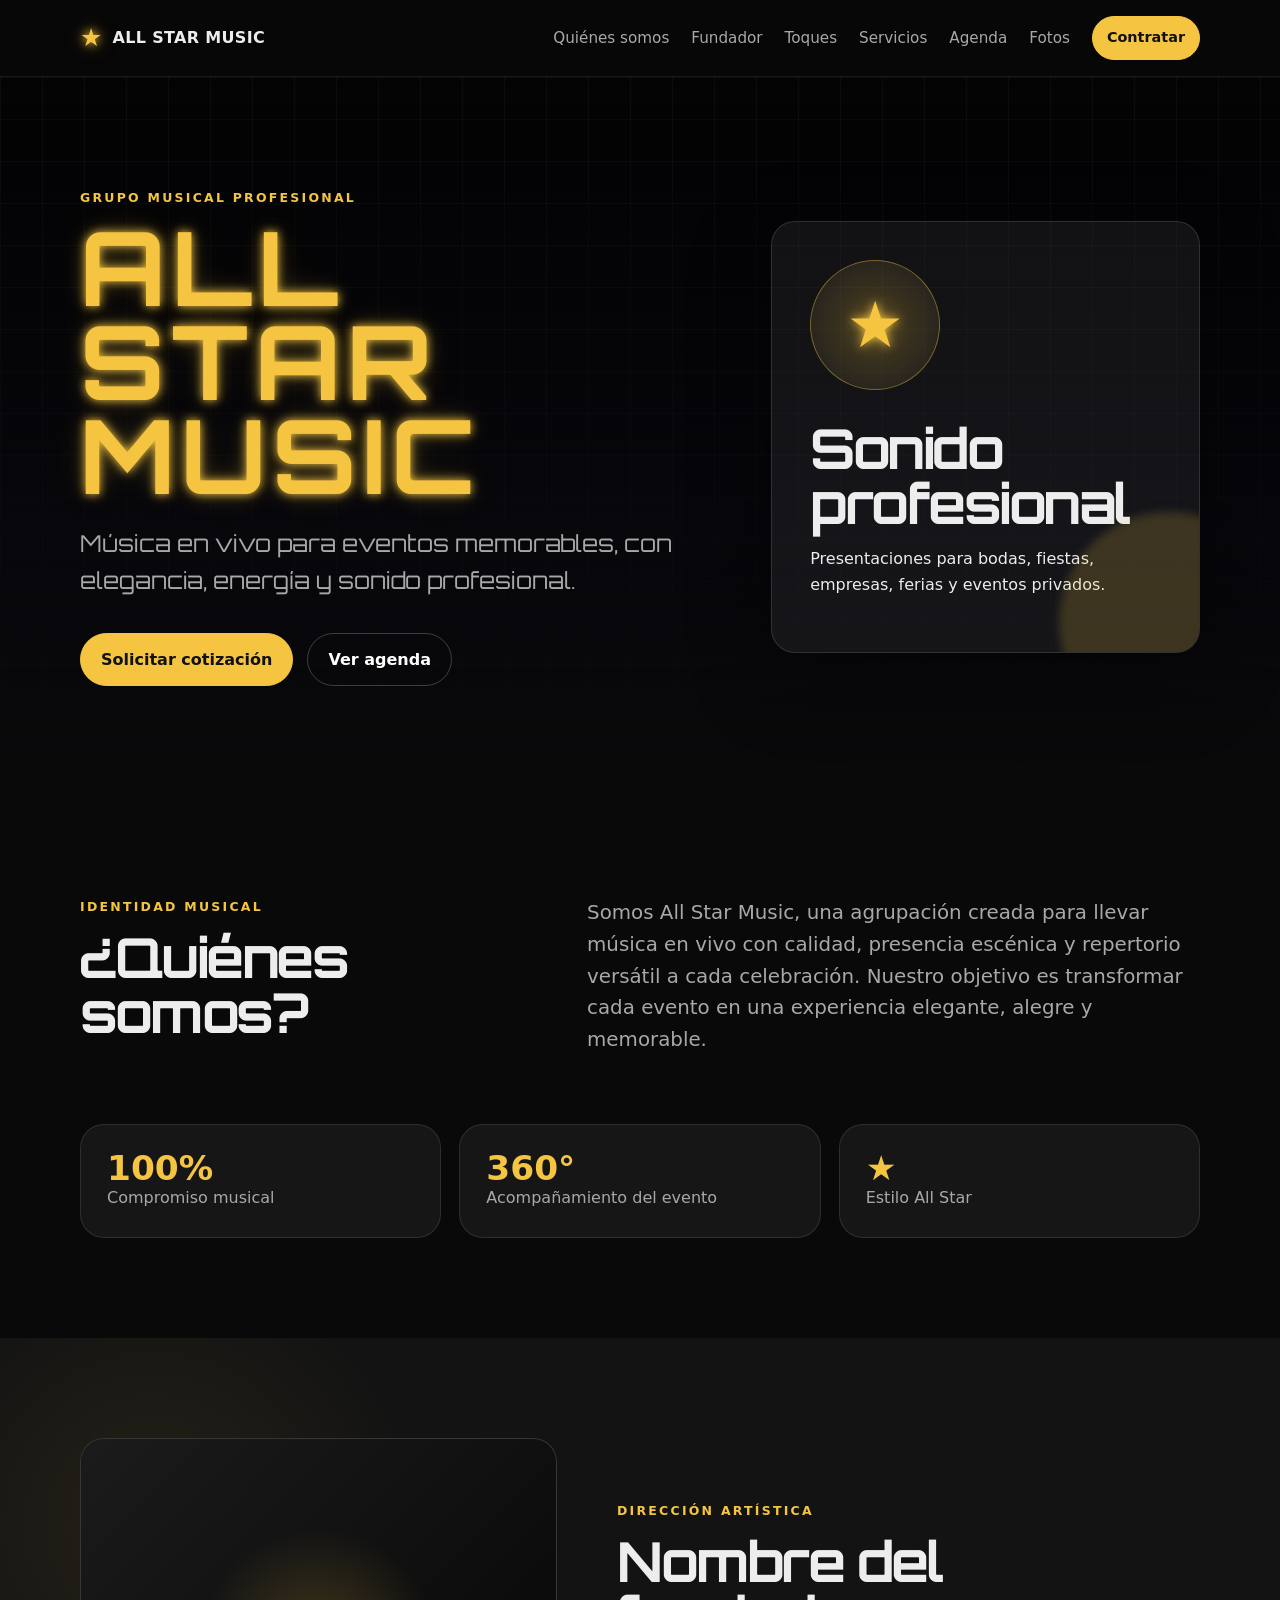
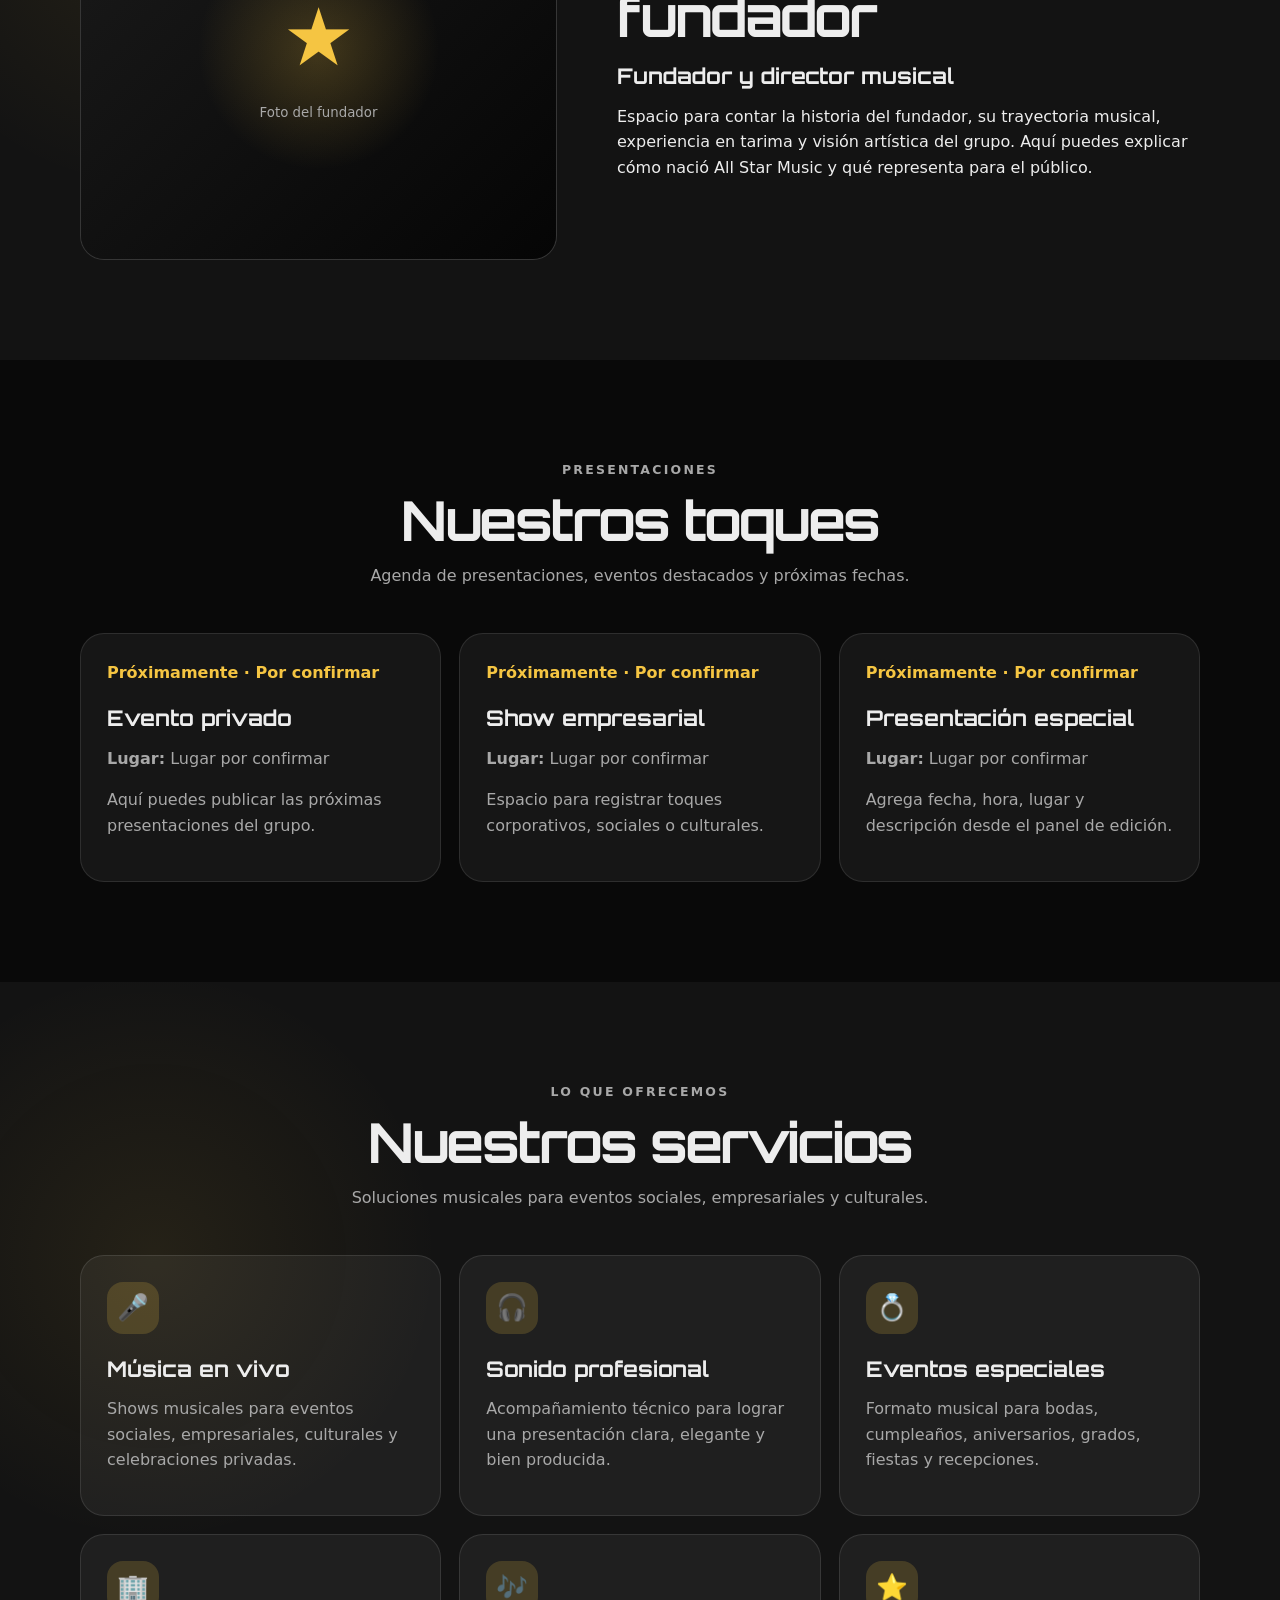
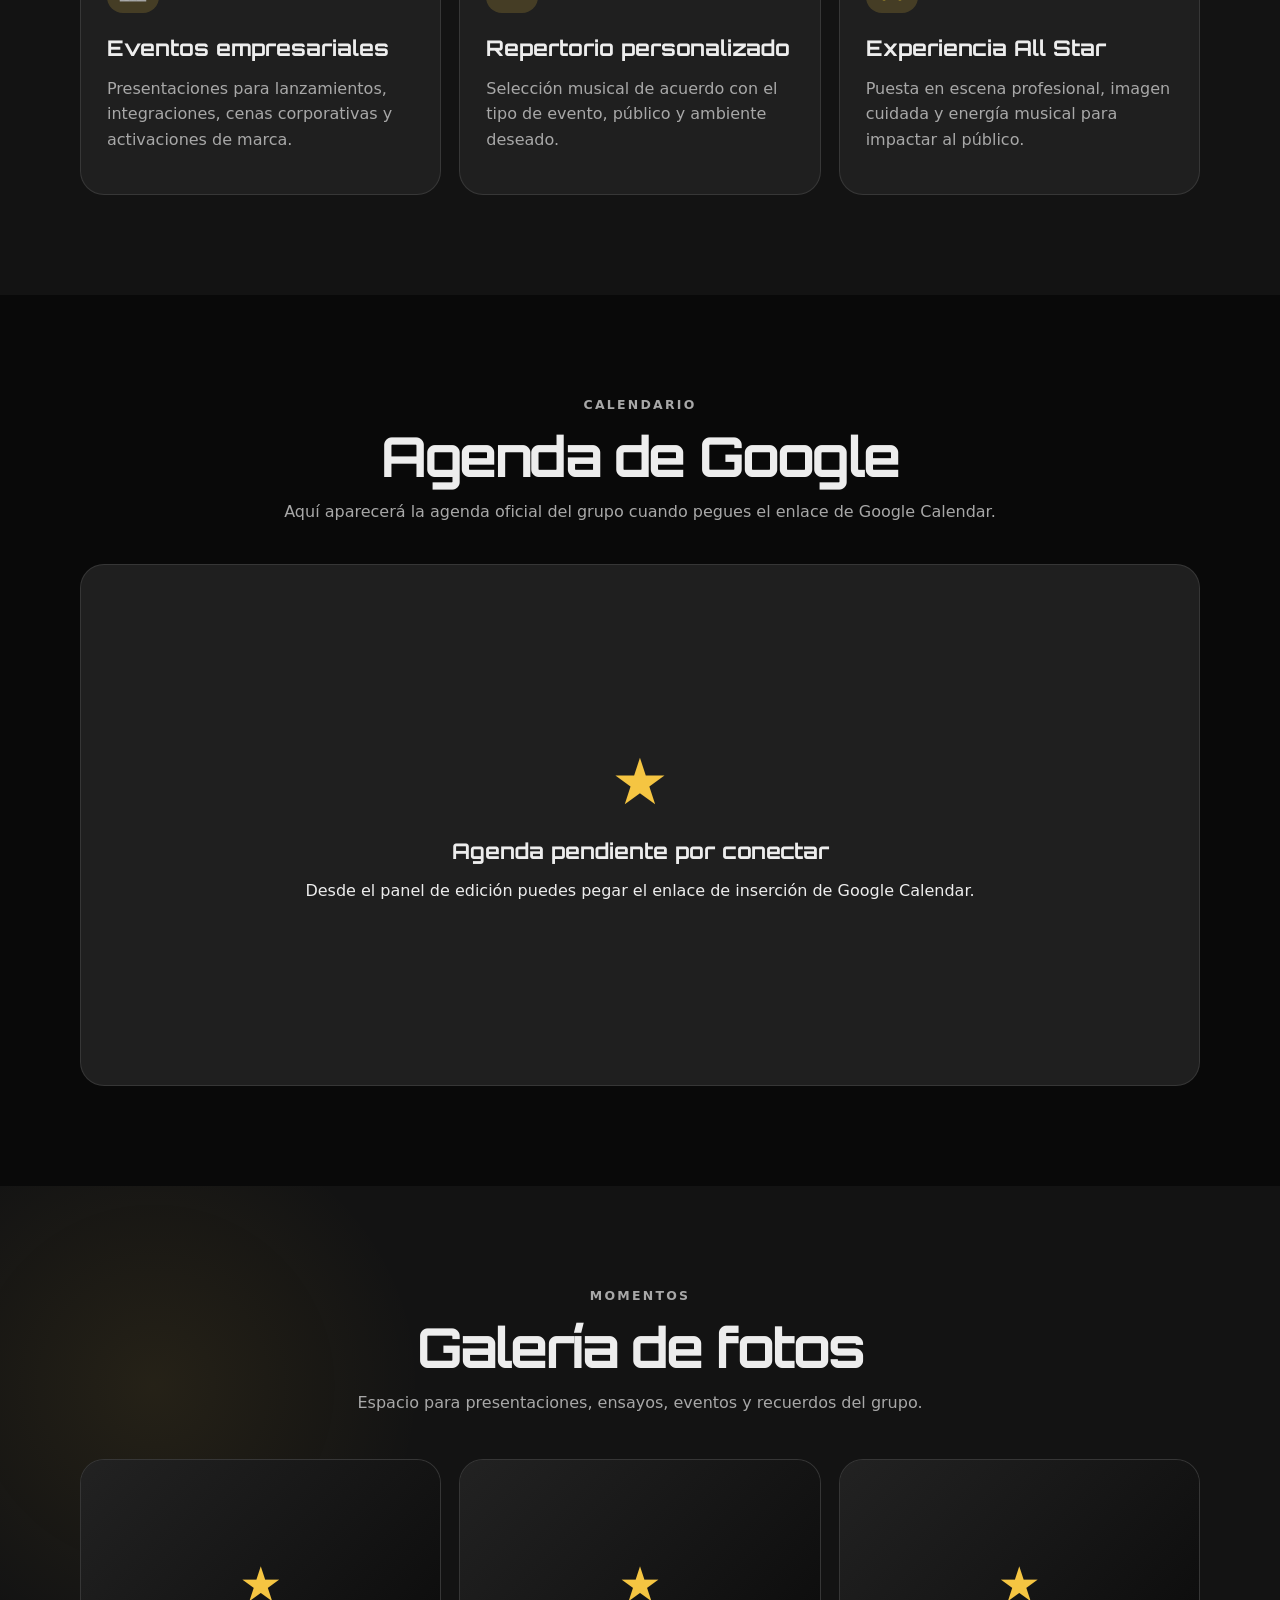
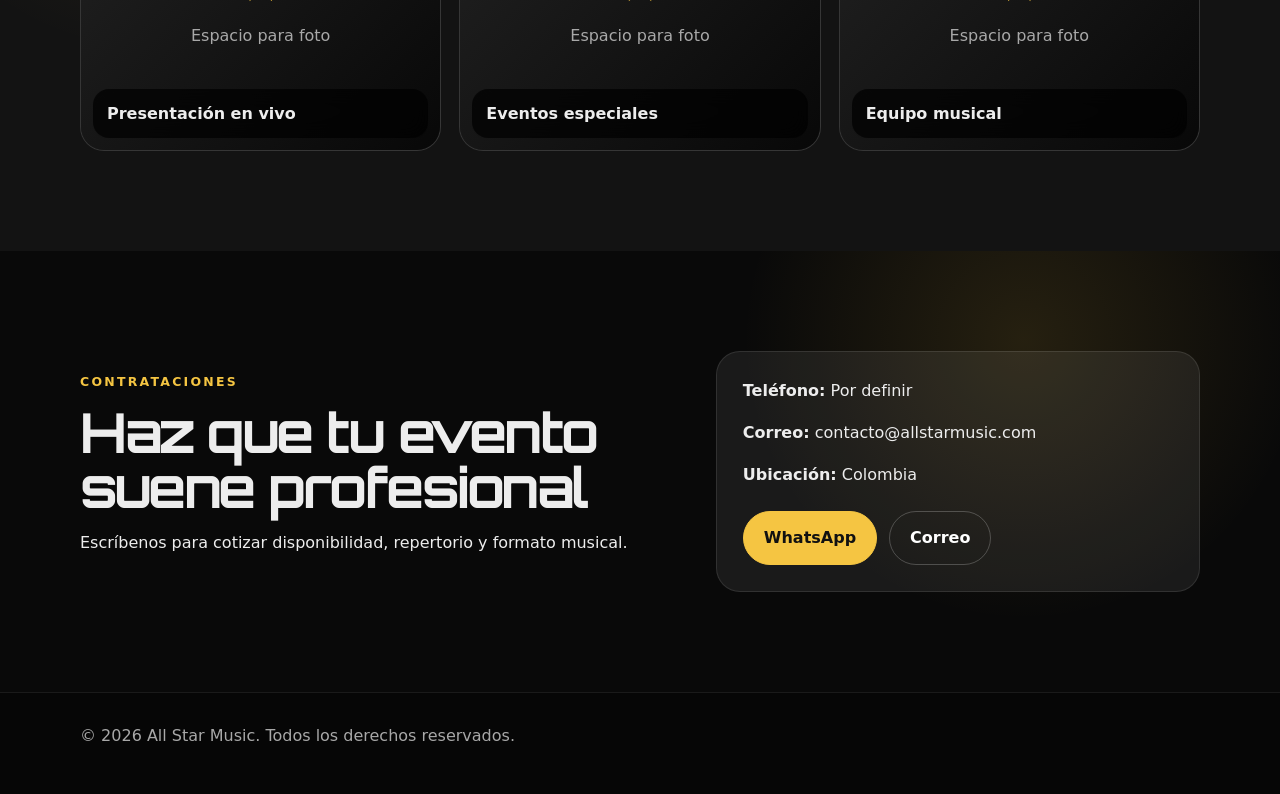
<file: index.html>
<!DOCTYPE html>
<html lang="es">
<head>
  <meta charset="UTF-8" />
  <meta name="viewport" content="width=device-width, initial-scale=1.0" />
  <title>All Star Music | Grupo musical</title>
  <meta name="description" content="All Star Music: grupo musical profesional para eventos sociales, empresariales y privados." />
  <link rel="stylesheet" href="css/styles.css" />
</head>
<body>
  <header class="site-header">
    <nav class="nav container">
      <a class="brand" href="#inicio" aria-label="All Star Music">
        <span class="brand-star">★</span>
        <span id="brandName">All Star Music</span>
      </a>

      <button class="nav-toggle" id="navToggle" aria-label="Abrir menú">☰</button>

      <div class="nav-links" id="navLinks">
        <a href="#quienes-somos">Quiénes somos</a>
        <a href="#fundador">Fundador</a>
        <a href="#toques">Toques</a>
        <a href="#servicios">Servicios</a>
        <a href="#agenda">Agenda</a>
        <a href="#galeria">Fotos</a>
        <a href="#contacto" class="btn btn-small">Contratar</a>
      </div>
    </nav>
  </header>

  <main>
    
<div class="hero-slider">
  <div class="slide active" style="background-image:url('https://images.unsplash.com/photo-1493225457124-a3eb161ffa5f?q=80&w=1920&auto=format&fit=crop');"></div>
  <div class="slide" style="background-image:url('https://images.unsplash.com/photo-1501386761578-eac5c94b800a?q=80&w=1920&auto=format&fit=crop');"></div>
  <div class="slide" style="background-image:url('https://images.unsplash.com/photo-1516280440614-37939bbacd81?q=80&w=1920&auto=format&fit=crop');"></div>
  <div class="slider-overlay"></div>
</div>

<section class="hero" id="inicio">
      <div class="hero-overlay"></div>
      <div class="container hero-grid">
        <div class="hero-copy">
          <p class="eyebrow">Grupo musical profesional</p>
          <h1 id="heroTitle">All Star Music</h1>
          <p class="hero-text" id="heroSubtitle">
            Música en vivo para eventos memorables, con elegancia, energía y sonido profesional.
          </p>
          <div class="hero-actions">
            <a href="#contacto" class="btn">Solicitar cotización</a>
            <a href="#agenda" class="btn btn-outline">Ver agenda</a>
          </div>
        </div>

        <div class="hero-card">
          <div class="star-orbit">
            <span>★</span>
          </div>
          <h2 id="heroCardTitle">Sonido profesional</h2>
          <p id="heroCardText">Presentaciones para bodas, fiestas, empresas, ferias y eventos privados.</p>
        </div>
      </div>
    </section>

    <section class="section" id="quienes-somos" class="fade-up" class="fade-up">
      <div class="container split">
        <div>
          <p class="section-kicker">Identidad musical</p>
          <h2>¿Quiénes somos?</h2>
        </div>
        <p class="lead" id="aboutText">
          Somos All Star Music, una agrupación creada para llevar música en vivo con calidad, presencia escénica y repertorio versátil a cada celebración.
        </p>
      </div>

      <div class="container stats" id="statsContainer"></div>
    </section>

    <section class="section section-dark" id="fundador" class="fade-up" class="fade-up">
      <div class="container founder-grid">
        <div class="founder-photo">
          <div class="photo-placeholder">
            <span>★</span>
            <small>Foto del fundador</small>
          </div>
        </div>
        <div>
          <p class="section-kicker">Dirección artística</p>
          <h2 id="founderName">Fundador</h2>
          <h3 id="founderRole">Fundador y director musical</h3>
          <p id="founderBio">
            Espacio para contar la historia del fundador, su trayectoria musical, experiencia en tarima y visión artística del grupo.
          </p>
        </div>
      </div>
    </section>

    <section class="section" id="toques" class="fade-up" class="fade-up">
      <div class="container section-title">
        <p class="section-kicker">Presentaciones</p>
        <h2>Nuestros toques</h2>
        <p>Agenda de presentaciones, eventos destacados y próximas fechas.</p>
      </div>

      <div class="container cards-grid" id="toquesContainer"></div>
    </section>

    <section class="section section-dark" id="servicios" class="fade-up" class="fade-up">
      <div class="container section-title">
        <p class="section-kicker">Lo que ofrecemos</p>
        <h2>Nuestros servicios</h2>
        <p>Soluciones musicales para eventos sociales, empresariales y culturales.</p>
      </div>

      <div class="container cards-grid" id="servicesContainer"></div>
    </section>

    <section class="section" id="agenda">
      <div class="container section-title">
        <p class="section-kicker">Calendario</p>
        <h2>Agenda de Google</h2>
        <p id="calendarNote">Aquí aparecerá la agenda oficial del grupo cuando pegues el enlace de Google Calendar.</p>
      </div>

      <div class="container calendar-box" id="calendarBox">
        <div class="calendar-empty">
          <span>★</span>
          <h3>Agenda pendiente por conectar</h3>
          <p>Desde el panel de edición puedes pegar el enlace de inserción de Google Calendar.</p>
        </div>
      </div>
    </section>

    <section class="section section-dark" id="galeria" class="fade-up" class="fade-up">
      <div class="container section-title">
        <p class="section-kicker">Momentos</p>
        <h2>Galería de fotos</h2>
        <p>Espacio para presentaciones, ensayos, eventos y recuerdos del grupo.</p>
      </div>

      <div class="container gallery-grid" id="galleryContainer"></div>
    </section>

    <section class="section contact-section" id="contacto" class="fade-up" class="fade-up">
      <div class="container contact-grid">
        <div>
          <p class="section-kicker">Contrataciones</p>
          <h2>Haz que tu evento suene profesional</h2>
          <p id="contactText">Escríbenos para cotizar disponibilidad, repertorio y formato musical.</p>
        </div>

        <div class="contact-card">
          <p><strong>Teléfono:</strong> <span id="contactPhone">Por definir</span></p>
          <p><strong>Correo:</strong> <span id="contactEmail">Por definir</span></p>
          <p><strong>Ubicación:</strong> <span id="contactLocation">Colombia</span></p>
          <div class="contact-actions">
            <a id="whatsappBtn" class="btn" href="#" target="_blank" rel="noopener">WhatsApp</a>
            <a id="emailBtn" class="btn btn-outline" href="#">Correo</a>
          </div>
        </div>
      </div>
    </section>
  </main>

  <footer class="footer">
    <div class="container footer-grid">
      <p>© <span id="year"></span> <span id="footerBrand">All Star Music</span>. Todos los derechos reservados.</p>
      <div class="footer-links" id="socialLinks"></div>
    </div>
  </footer>

  <script src="js/data.js"></script>
  <script src="js/app.js"></script>

<script>
const faders = document.querySelectorAll('.fade-up');
const appearOptions = { threshold: 0.1 };
const appearOnScroll = new IntersectionObserver((entries, observer) => {
  entries.forEach(entry => {
    if(entry.isIntersecting){
      entry.target.classList.add('show');
      observer.unobserve(entry.target);
    }
  });
}, appearOptions);

faders.forEach(fader => appearOnScroll.observe(fader));
</script>

<script>
const faders = document.querySelectorAll('.fade-up');
const appearOptions = { threshold: 0.1 };
const appearOnScroll = new IntersectionObserver((entries, observer) => {
  entries.forEach(entry => {
    if(entry.isIntersecting){
      entry.target.classList.add('show');
      observer.unobserve(entry.target);
    }
  });
}, appearOptions);

faders.forEach(fader => appearOnScroll.observe(fader));
</script>

<script>
const slides = document.querySelectorAll('.slide');
let currentSlide = 0;

setInterval(() => {
  slides[currentSlide].classList.remove('active');
  currentSlide = (currentSlide + 1) % slides.length;
  slides[currentSlide].classList.add('active');
}, 4000);
</script>
</body>



</html>
</file>
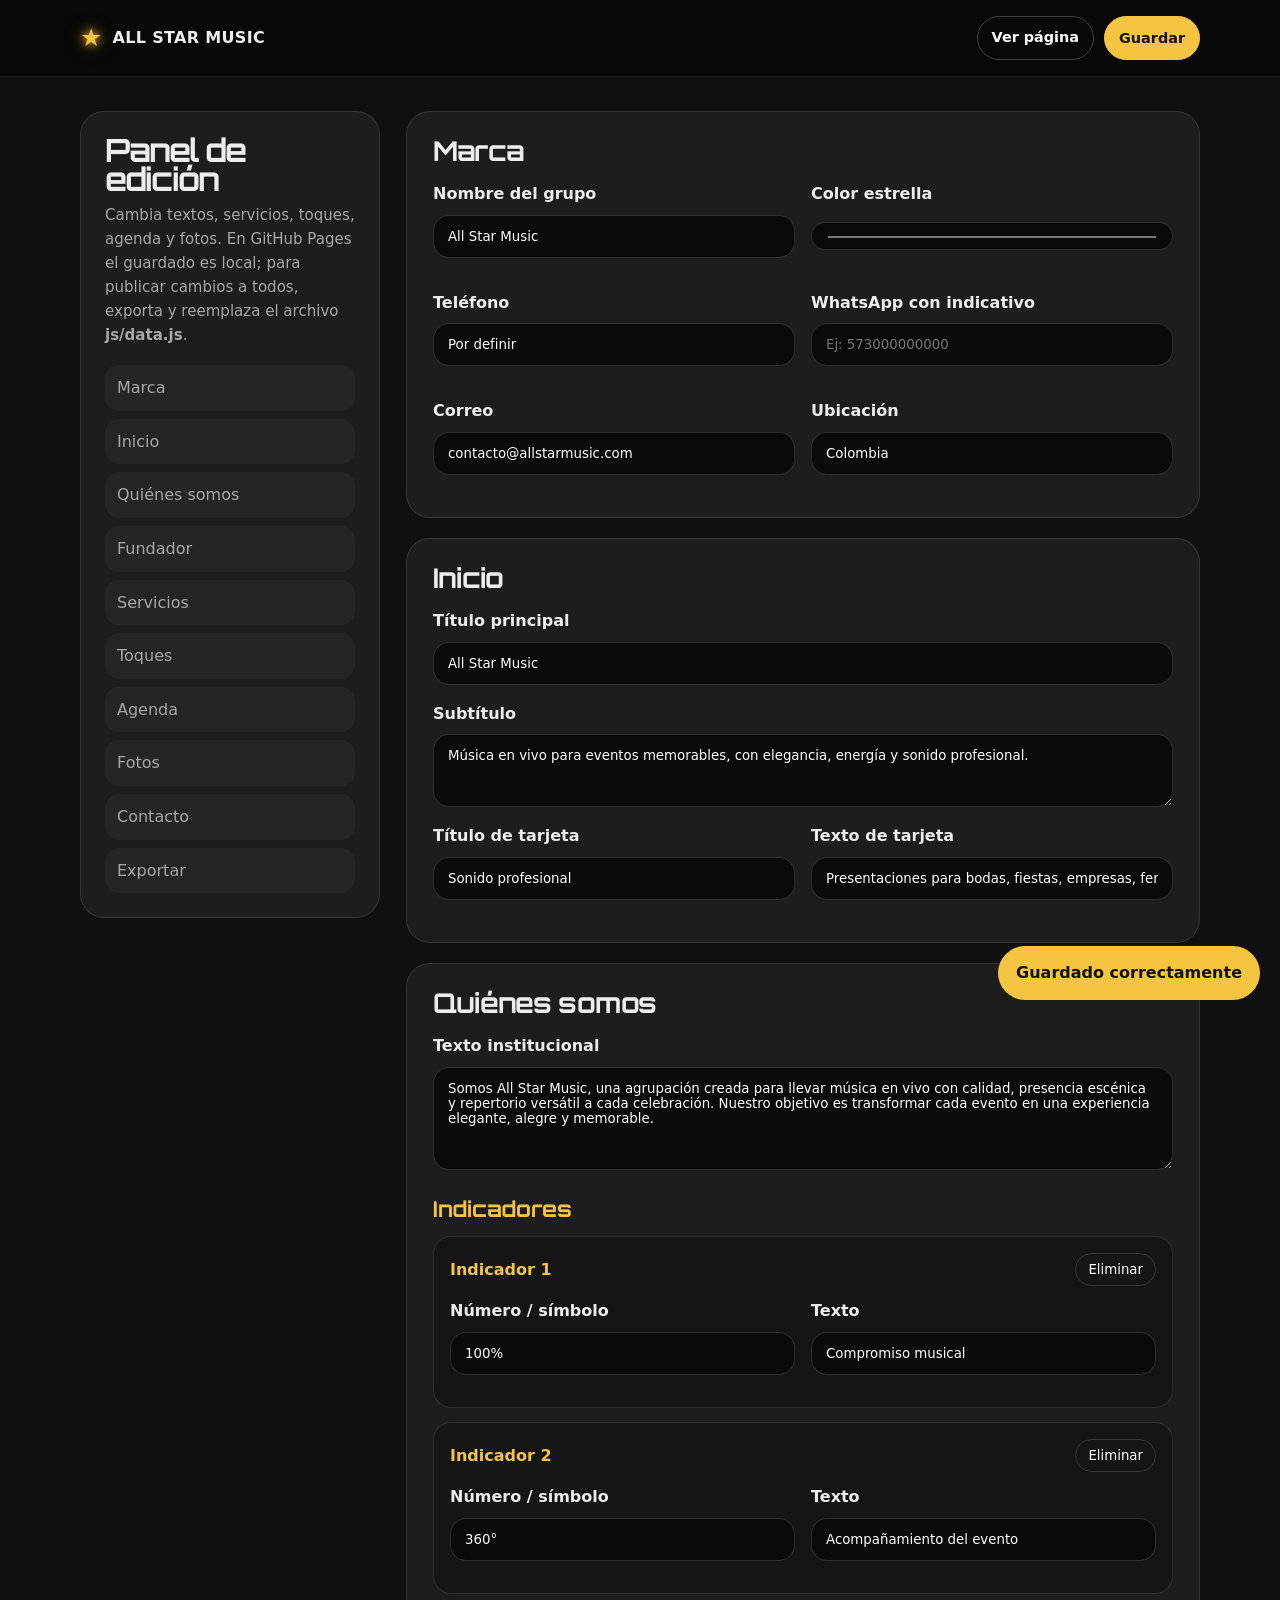
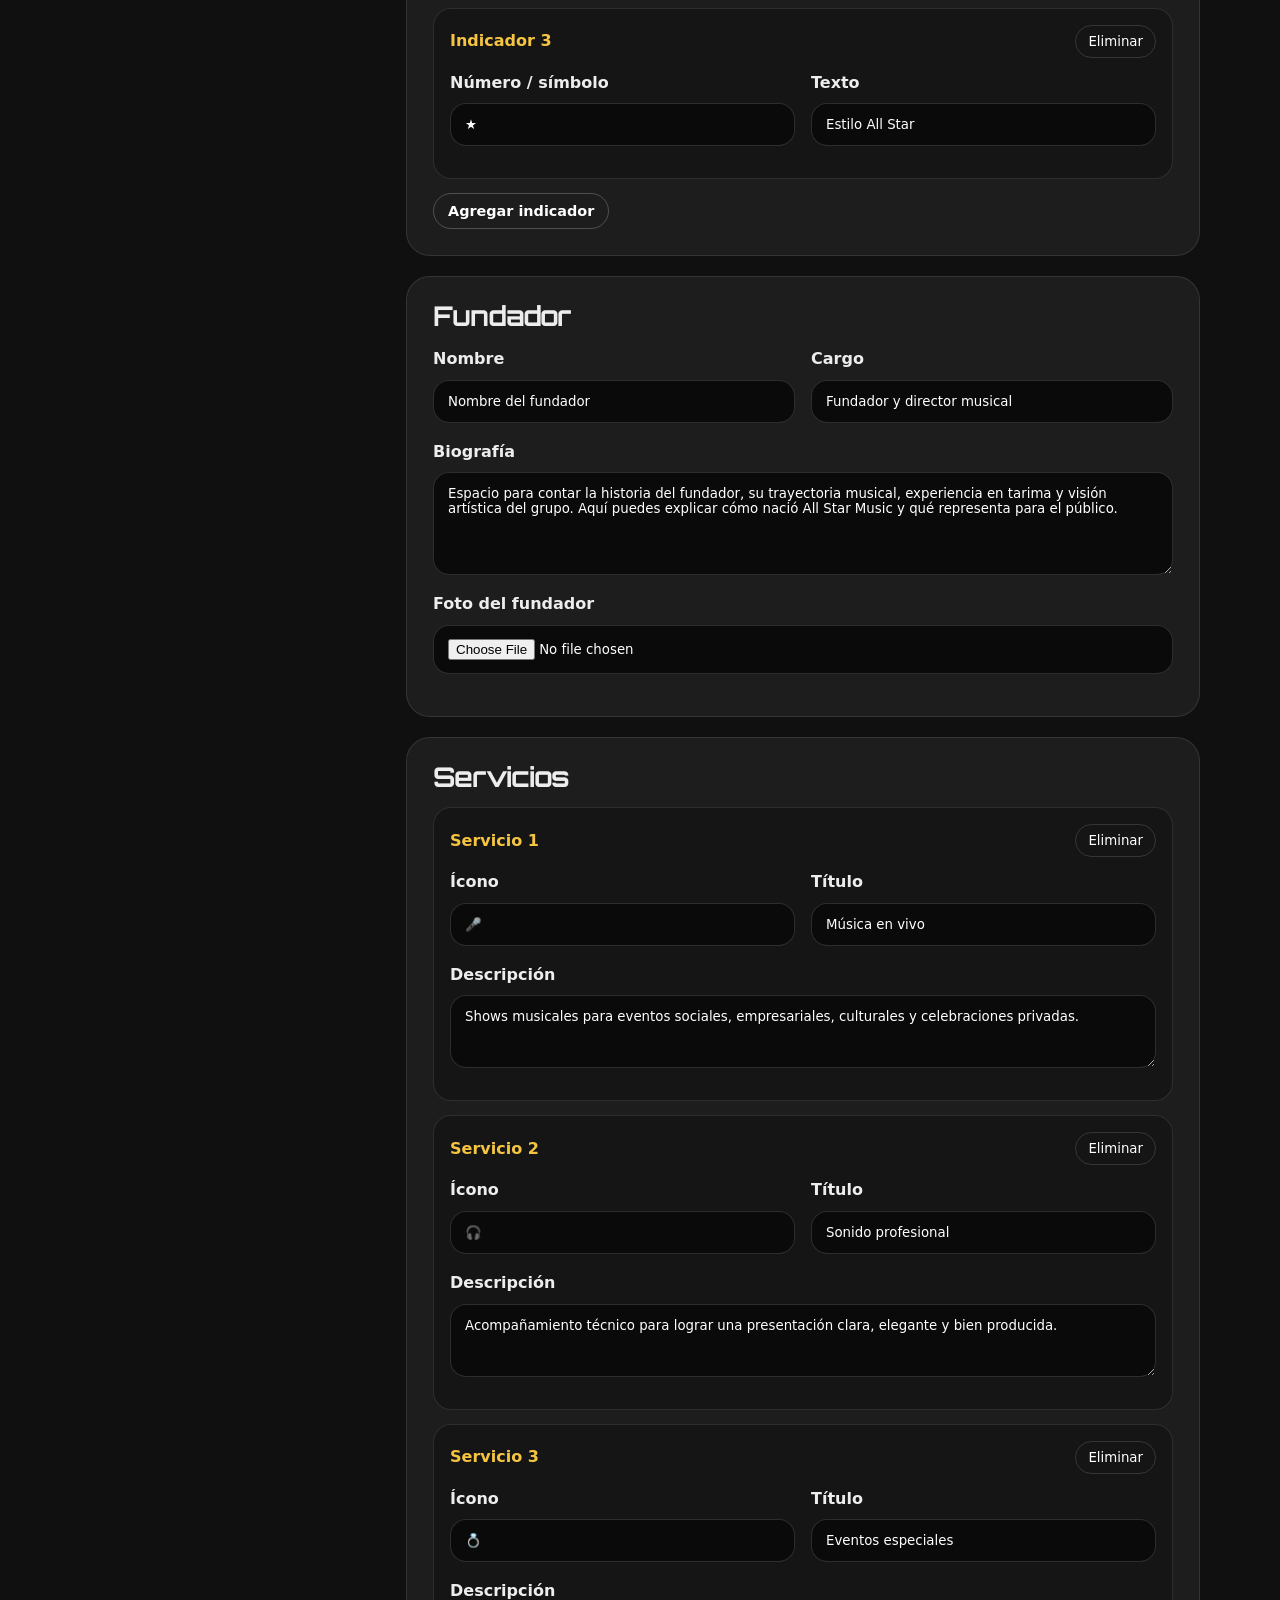
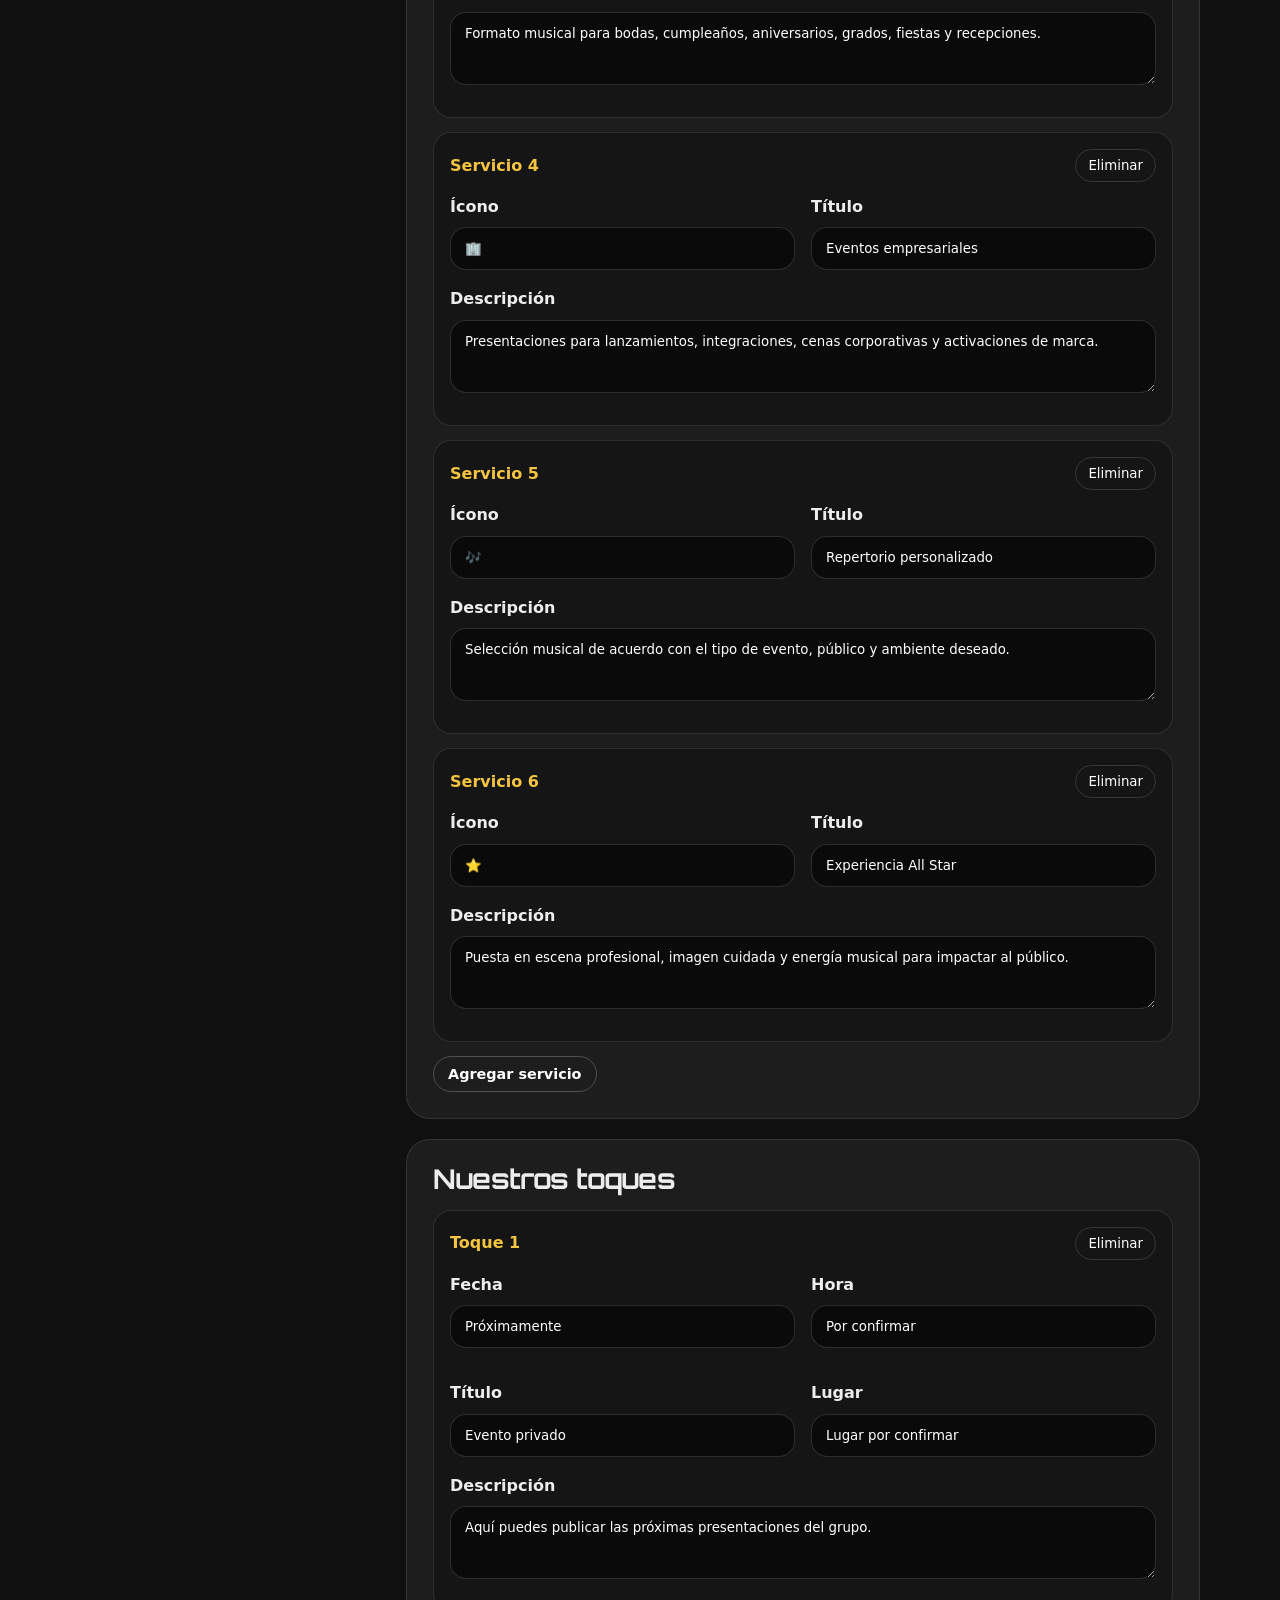
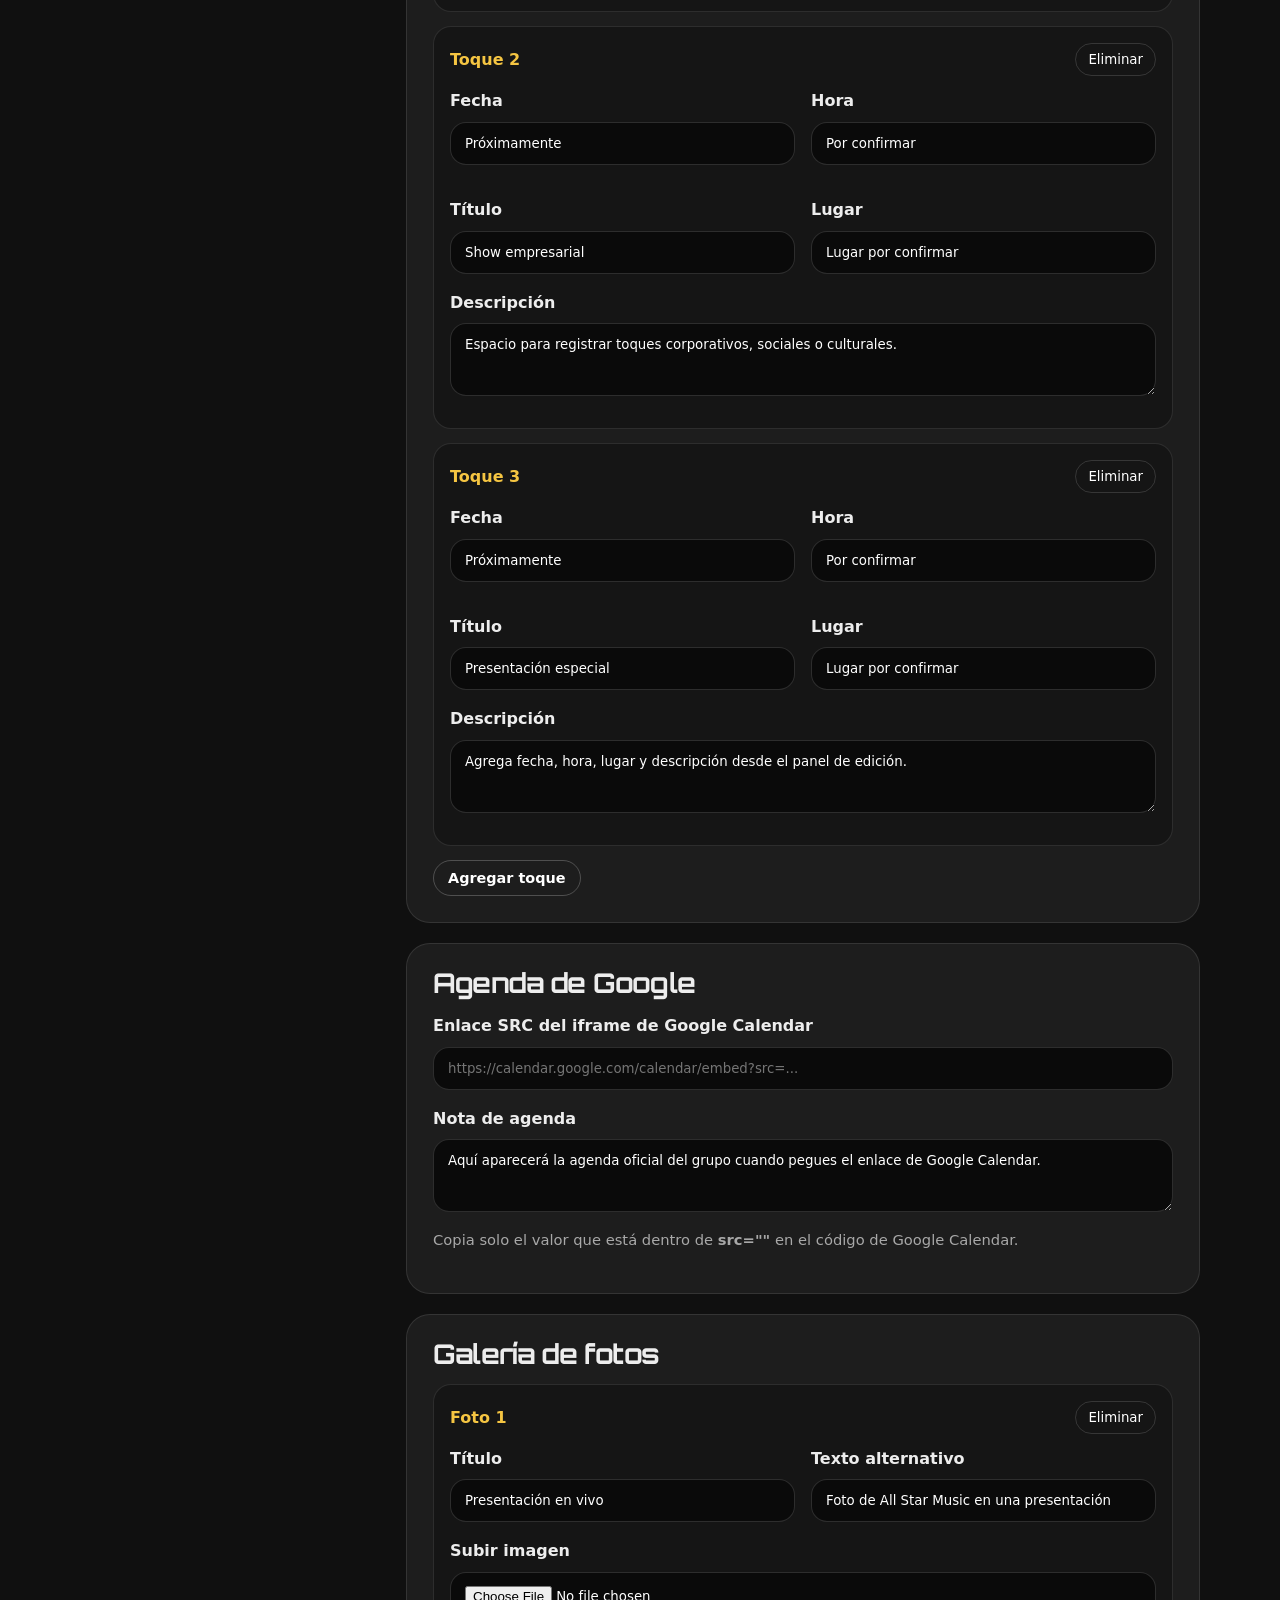
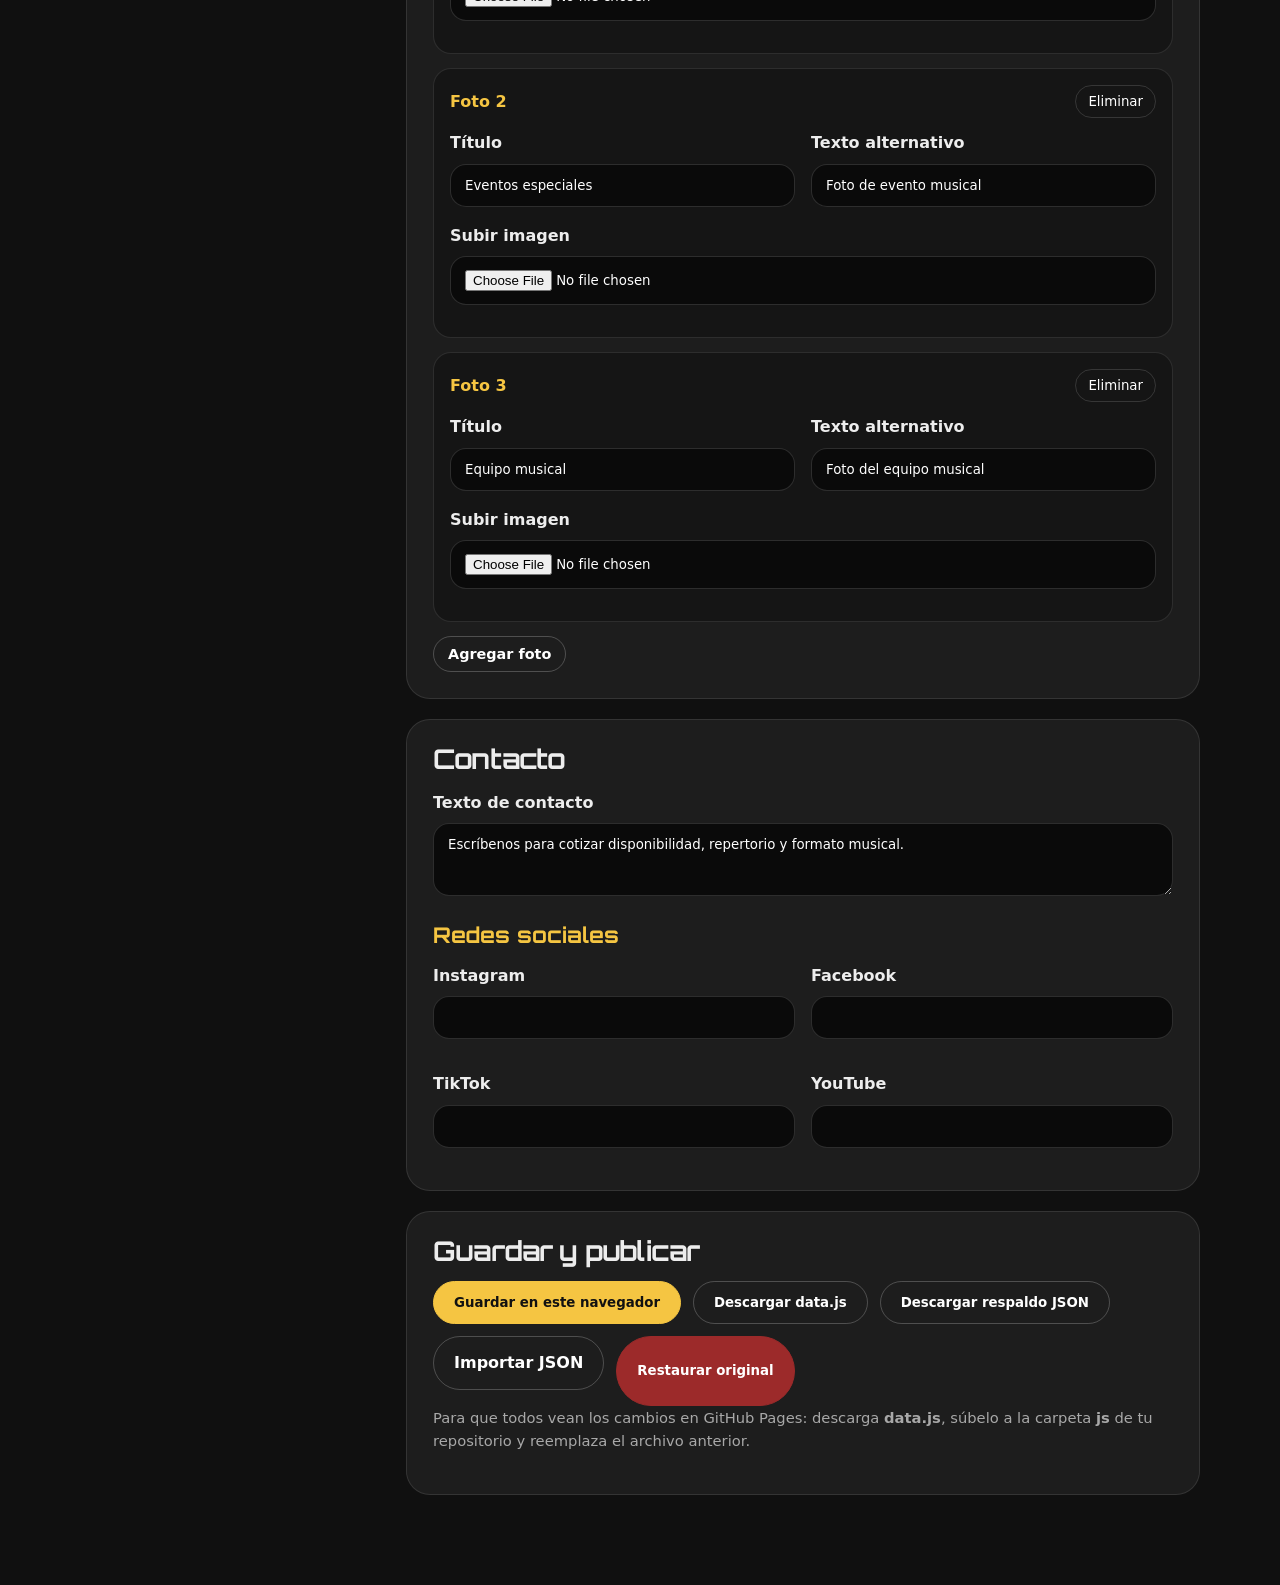
<file: admin.html>
<!DOCTYPE html>
<html lang="es">
<head>
  <meta charset="UTF-8" />
  <meta name="viewport" content="width=device-width, initial-scale=1.0" />
  <title>Panel de edición | All Star Music</title>
  <link rel="stylesheet" href="css/styles.css" />
</head>
<body class="admin-body">
  <header class="admin-header">
    <div class="container admin-nav">
      <a class="brand" href="index.html">
        <span class="brand-star">★</span>
        <span>All Star Music</span>
      </a>
      <div class="admin-actions">
        <a class="btn btn-outline btn-small" href="index.html" target="_blank">Ver página</a>
        <button class="btn btn-small" id="saveBtn">Guardar</button>
      </div>
    </div>
  </header>

  <main class="container admin-layout">
    <aside class="admin-sidebar">
      <h1>Panel de edición</h1>
      <p>
        Cambia textos, servicios, toques, agenda y fotos. En GitHub Pages el guardado es local;
        para publicar cambios a todos, exporta y reemplaza el archivo <strong>js/data.js</strong>.
      </p>
      <nav>
        <a href="#marca">Marca</a>
        <a href="#inicio-admin">Inicio</a>
        <a href="#quienes-admin">Quiénes somos</a>
        <a href="#fundador-admin">Fundador</a>
        <a href="#servicios-admin">Servicios</a>
        <a href="#toques-admin">Toques</a>
        <a href="#agenda-admin">Agenda</a>
        <a href="#galeria-admin">Fotos</a>
        <a href="#contacto-admin">Contacto</a>
        <a href="#exportar-admin">Exportar</a>
      </nav>
    </aside>

    <section class="admin-panel">
      <form id="adminForm">
        <section class="admin-card" id="marca">
          <h2>Marca</h2>
          <div class="form-grid">
            <label>Nombre del grupo
              <input id="brand_name" type="text" />
            </label>
            <label>Color estrella
              <input id="brand_primaryColor" type="color" />
            </label>
            <label>Teléfono
              <input id="brand_phone" type="text" placeholder="Ej: 300 000 0000" />
            </label>
            <label>WhatsApp con indicativo
              <input id="brand_whatsapp" type="text" placeholder="Ej: 573000000000" />
            </label>
            <label>Correo
              <input id="brand_email" type="email" placeholder="correo@ejemplo.com" />
            </label>
            <label>Ubicación
              <input id="brand_location" type="text" />
            </label>
          </div>
        </section>

        <section class="admin-card" id="inicio-admin">
          <h2>Inicio</h2>
          <label>Título principal
            <input id="hero_title" type="text" />
          </label>
          <label>Subtítulo
            <textarea id="hero_subtitle" rows="3"></textarea>
          </label>
          <div class="form-grid">
            <label>Título de tarjeta
              <input id="hero_cardTitle" type="text" />
            </label>
            <label>Texto de tarjeta
              <input id="hero_cardText" type="text" />
            </label>
          </div>
        </section>

        <section class="admin-card" id="quienes-admin">
          <h2>Quiénes somos</h2>
          <label>Texto institucional
            <textarea id="about_text" rows="5"></textarea>
          </label>

          <h3>Indicadores</h3>
          <div id="statsEditor" class="editor-list"></div>
          <button type="button" class="btn btn-outline btn-small" id="addStatBtn">Agregar indicador</button>
        </section>

        <section class="admin-card" id="fundador-admin">
          <h2>Fundador</h2>
          <div class="form-grid">
            <label>Nombre
              <input id="founder_name" type="text" />
            </label>
            <label>Cargo
              <input id="founder_role" type="text" />
            </label>
          </div>
          <label>Biografía
            <textarea id="founder_bio" rows="5"></textarea>
          </label>
          <label>Foto del fundador
            <input id="founder_photoFile" type="file" accept="image/*" />
          </label>
          <input id="founder_photo" type="hidden" />
          <div id="founderPhotoPreview" class="image-preview"></div>
        </section>

        <section class="admin-card" id="servicios-admin">
          <h2>Servicios</h2>
          <div id="servicesEditor" class="editor-list"></div>
          <button type="button" class="btn btn-outline btn-small" id="addServiceBtn">Agregar servicio</button>
        </section>

        <section class="admin-card" id="toques-admin">
          <h2>Nuestros toques</h2>
          <div id="toquesEditor" class="editor-list"></div>
          <button type="button" class="btn btn-outline btn-small" id="addToqueBtn">Agregar toque</button>
        </section>

        <section class="admin-card" id="agenda-admin">
          <h2>Agenda de Google</h2>
          <label>Enlace SRC del iframe de Google Calendar
            <input id="calendar_embedSrc" type="url" placeholder="https://calendar.google.com/calendar/embed?src=..." />
          </label>
          <label>Nota de agenda
            <textarea id="calendar_note" rows="3"></textarea>
          </label>
          <p class="help-text">
            Copia solo el valor que está dentro de <strong>src=""</strong> en el código de Google Calendar.
          </p>
        </section>

        <section class="admin-card" id="galeria-admin">
          <h2>Galería de fotos</h2>
          <div id="galleryEditor" class="editor-list"></div>
          <button type="button" class="btn btn-outline btn-small" id="addPhotoBtn">Agregar foto</button>
        </section>

        <section class="admin-card" id="contacto-admin">
          <h2>Contacto</h2>
          <label>Texto de contacto
            <textarea id="contact_text" rows="3"></textarea>
          </label>
          <h3>Redes sociales</h3>
          <div class="form-grid">
            <label>Instagram
              <input id="social_instagram" type="url" />
            </label>
            <label>Facebook
              <input id="social_facebook" type="url" />
            </label>
            <label>TikTok
              <input id="social_tiktok" type="url" />
            </label>
            <label>YouTube
              <input id="social_youtube" type="url" />
            </label>
          </div>
        </section>

        <section class="admin-card" id="exportar-admin">
          <h2>Guardar y publicar</h2>
          <div class="button-row">
            <button type="button" class="btn" id="saveLocalBtn">Guardar en este navegador</button>
            <button type="button" class="btn btn-outline" id="exportDataBtn">Descargar data.js</button>
            <button type="button" class="btn btn-outline" id="exportJsonBtn">Descargar respaldo JSON</button>
            <label class="btn btn-outline file-btn">
              Importar JSON
              <input id="importJsonInput" type="file" accept="application/json" hidden />
            </label>
            <button type="button" class="btn btn-danger" id="resetBtn">Restaurar original</button>
          </div>
          <p class="help-text">
            Para que todos vean los cambios en GitHub Pages: descarga <strong>data.js</strong>,
            súbelo a la carpeta <strong>js</strong> de tu repositorio y reemplaza el archivo anterior.
          </p>
        </section>
      </form>
    </section>
  </main>

  <div class="toast" id="toast">Guardado correctamente</div>

  <script src="js/data.js"></script>
  <script src="js/admin.js"></script>
</body>
</html>
</file>
<file: css/styles.css>
/* Fuente estilo Acuario Music */
@import url('https://fonts.googleapis.com/css2?family=Orbitron:wght@700;900&display=swap');

body, h1, h2, h3, .hero-text {
    font-family: 'Orbitron', sans-serif;
}

/* Paleta colores Acuario Music */
:root {
    --black: #0b0b0b;
    --dark: #1a1a2e;
    --gray-900: #2c2c3c;
    --gray-400: #d8d8ff;
    --star: #ffcc00;
    --star-soft: rgba(255,204,0,0.25);
}

/* Hero gradiente animado */
.hero {
    background: linear-gradient(120deg, #0b0b0b, #1a1a2e, #ffcc00, #1a1a2e);
    background-size: 400% 400%;
    animation: gradientMove 20s ease infinite;
    position: relative;
}

@keyframes gradientMove {
    0%{background-position:0% 50%;}
    50%{background-position:100% 50%;}
    100%{background-position:0% 50%;}
}

/* Glow neón en hero y estrella */
.brand-star, .hero h1, .hero-card span {
    animation: glow 2s infinite alternate;
    color: var(--star);
    text-shadow: 0 0 15px var(--star), 0 0 40px var(--star-soft), 0 0 60px var(--star-soft);
}

@keyframes glow {
    0%{text-shadow:0 0 15px var(--star), 0 0 40px var(--star-soft);}
    50%{text-shadow:0 0 30px var(--star), 0 0 80px var(--star-soft);}
    100%{text-shadow:0 0 15px var(--star), 0 0 40px var(--star-soft);}
}

/* Fade-in scroll */
.fade-up {
    opacity: 0;
    transform: translateY(30px);
    transition: opacity 1s ease, transform 1s ease;
}
.fade-up.show {
    opacity: 1;
    transform: translateY(0);
}

/* Hover glow tarjetas estilo Acuario */
.info-card:hover, .toque-card:hover, .gallery-item:hover {
    transform: scale(1.08);
    border-color: var(--star);
    box-shadow: 0 0 40px var(--star-soft);
    transition: transform 0.3s ease, box-shadow 0.3s ease;
}

/* Partículas hero más visibles */
.hero::before {
    content:'';
    position:absolute;
    inset:0;
    background: radial-gradient(circle, rgba(255,204,0,0.15) 1px, transparent 1px);
    background-size:12px 12px;
    animation: moveParticles 15s linear infinite;
}
@keyframes moveParticles{
    0%{background-position:0 0;}
    100%{background-position:300px 300px;}
}


/* Fuente display llamativa */
@import url('https://fonts.googleapis.com/css2?family=Orbitron:wght@700;900&display=swap');

body, h1, h2, h3, .hero-text {
    font-family: 'Orbitron', sans-serif;
}

/* Paleta vibrante */
:root {
    --black: #0b0b0b;
    --dark: #1a1a1a;
    --gray-900: #2e2e2e;
    --gray-400: #d0d0d0;
    --star: #ffcc00;
    --star-soft: rgba(255,204,0,0.25);
}

/* Hero con gradiente animado */
.hero {
    background: linear-gradient(120deg, #1a1a1a, #ffcc00, #1a1a1a, #ff6600);
    background-size: 300% 300%;
    animation: gradientMove 15s ease infinite;
}

@keyframes gradientMove {
    0%{background-position:0% 50%;}
    50%{background-position:100% 50%;}
    100%{background-position:0% 50%;}
}

/* Glow animado en hero y estrella */
.brand-star, .hero h1, .hero-card span {
    animation: glow 2s infinite alternate;
    color: var(--star);
    text-shadow: 0 0 10px var(--star), 0 0 20px var(--star-soft), 0 0 30px var(--star-soft);
}

@keyframes glow {
    0%{text-shadow:0 0 10px var(--star), 0 0 20px var(--star-soft);}
    50%{text-shadow:0 0 25px var(--star), 0 0 50px var(--star-soft);}
    100%{text-shadow:0 0 10px var(--star), 0 0 20px var(--star-soft);}
}

/* Fade-in scroll */
.fade-up {
    opacity: 0;
    transform: translateY(20px);
    transition: opacity 0.8s ease, transform 0.8s ease;
}
.fade-up.show {
    opacity: 1;
    transform: translateY(0);
}

/* Hover glow tarjetas */
.info-card:hover, .toque-card:hover, .gallery-item:hover {
    transform: scale(1.05);
    border-color: var(--star);
    box-shadow: 0 0 30px var(--star-soft);
    transition: transform 0.3s ease, box-shadow 0.3s ease;
}

/* Hero partículas más visibles */
.hero::before {
    content:'';
    position:absolute;
    inset:0;
    background: radial-gradient(circle, rgba(255,204,0,0.12) 1px, transparent 1px);
    background-size:15px 15px;
    animation: moveParticles 10s linear infinite;
}
@keyframes moveParticles{
    0%{background-position:0 0;}
    100%{background-position:200px 200px;}
}

:root {
  --black: #090909;
  --dark: #131313;
  --gray-900: #1f1f1f;
  --gray-800: #2b2b2b;
  --gray-700: #3a3a3a;
  --gray-400: #a8a8a8;
  --gray-200: #ededed;
  --white: #ffffff;
  --star: #f5c542;
  --star-soft: rgba(245, 197, 66, 0.18);
  --radius: 24px;
  --shadow: 0 24px 80px rgba(0, 0, 0, 0.38);
  --font: Inter, ui-sans-serif, system-ui, -apple-system, BlinkMacSystemFont, "Segoe UI", sans-serif;
}

* {
  box-sizing: border-box;
}

html {
  scroll-behavior: smooth;
}

body {
  margin: 0;
  font-family: var(--font);
  color: var(--gray-200);
  background: var(--black);
  line-height: 1.6;
}

a {
  color: inherit;
  text-decoration: none;
}

img {
  display: block;
  width: 100%;
}

button,
input,
textarea {
  font-family: inherit;
}

.container {
  width: min(1120px, calc(100% - 40px));
  margin: 0 auto;
}

.site-header {
  position: sticky;
  top: 0;
  z-index: 30;
  backdrop-filter: blur(16px);
  background: rgba(9, 9, 9, 0.84);
  border-bottom: 1px solid rgba(255, 255, 255, 0.08);
}

.nav {
  height: 76px;
  display: flex;
  align-items: center;
  justify-content: space-between;
}

.brand {
  display: inline-flex;
  align-items: center;
  gap: 10px;
  font-weight: 900;
  letter-spacing: 0.02em;
  text-transform: uppercase;
}

.brand-star {
  color: var(--star);
  font-size: 1.55rem;
  filter: drop-shadow(0 0 10px var(--star-soft));
}

.nav-links {
  display: flex;
  align-items: center;
  gap: 22px;
  color: var(--gray-400);
  font-size: 0.95rem;
}

.nav-links a:hover {
  color: var(--white);
}

.nav-toggle {
  display: none;
  border: 0;
  background: transparent;
  color: var(--white);
  font-size: 2rem;
}

.btn {
  display: inline-flex;
  align-items: center;
  justify-content: center;
  border: 1px solid var(--star);
  background: var(--star);
  color: #111;
  padding: 13px 20px;
  border-radius: 999px;
  font-weight: 800;
  cursor: pointer;
  transition: transform 0.18s ease, background 0.18s ease, color 0.18s ease;
}

.btn:hover {
  transform: translateY(-2px);
}

.btn-outline {
  background: transparent;
  color: var(--white);
  border-color: rgba(255, 255, 255, 0.22);
}

.btn-outline:hover {
  border-color: var(--star);
  color: var(--star);
}

.btn-small {
  padding: 9px 14px;
  font-size: 0.9rem;
}

.btn-danger {
  border-color: #9c2a2a;
  background: #9c2a2a;
  color: #fff;
}

.hero {
  position: relative;
  min-height: 720px;
  display: grid;
  align-items: center;
  overflow: hidden;
  background:
    radial-gradient(circle at 80% 20%, rgba(245, 197, 66, 0.18), transparent 26%),
    linear-gradient(135deg, #050505 0%, #171717 48%, #2c2c2c 100%);
}

.hero::before {
  content: "";
  position: absolute;
  inset: 0;
  background-image:
    linear-gradient(rgba(255,255,255,0.035) 1px, transparent 1px),
    linear-gradient(90deg, rgba(255,255,255,0.035) 1px, transparent 1px);
  background-size: 42px 42px;
  mask-image: linear-gradient(to bottom, rgba(0,0,0,1), transparent);
}

.hero-overlay {
  position: absolute;
  inset: auto 0 0 0;
  height: 260px;
  background: linear-gradient(transparent, var(--black));
  pointer-events: none;
}

.hero-grid {
  position: relative;
  display: grid;
  grid-template-columns: 1.2fr 0.8fr;
  align-items: center;
  gap: 48px;
}

.eyebrow,
.section-kicker {
  color: var(--star);
  text-transform: uppercase;
  font-weight: 900;
  letter-spacing: 0.18em;
  font-size: 0.78rem;
}

h1,
h2,
h3,
p {
  margin-top: 0;
}

h1 {
  margin-bottom: 22px;
  font-size: clamp(3.2rem, 8vw, 7rem);
  line-height: 0.92;
  letter-spacing: -0.07em;
}

h2 {
  margin-bottom: 16px;
  font-size: clamp(2rem, 4.3vw, 4rem);
  line-height: 1;
  letter-spacing: -0.045em;
}

h3 {
  font-size: 1.35rem;
  margin-bottom: 10px;
}

.hero-text {
  max-width: 680px;
  font-size: clamp(1.1rem, 2vw, 1.45rem);
  color: var(--gray-400);
}

.hero-actions {
  display: flex;
  flex-wrap: wrap;
  gap: 14px;
  margin-top: 34px;
}

.hero-card {
  position: relative;
  padding: 38px;
  border: 1px solid rgba(255,255,255,0.12);
  border-radius: var(--radius);
  background: rgba(255, 255, 255, 0.06);
  box-shadow: var(--shadow);
  overflow: hidden;
}

.hero-card::after {
  content: "";
  position: absolute;
  width: 220px;
  height: 220px;
  right: -80px;
  bottom: -80px;
  background: var(--star-soft);
  filter: blur(4px);
  border-radius: 50%;
}

.star-orbit {
  display: grid;
  place-items: center;
  width: 130px;
  height: 130px;
  margin-bottom: 30px;
  border-radius: 50%;
  border: 1px solid rgba(245, 197, 66, 0.4);
  background: radial-gradient(circle, rgba(245,197,66,0.25), rgba(255,255,255,0.03));
}

.star-orbit span {
  color: var(--star);
  font-size: 4rem;
}

.section {
  padding: 100px 0;
  background: var(--black);
}

.section-dark {
  background:
    radial-gradient(circle at 12% 30%, rgba(245, 197, 66, 0.08), transparent 22%),
    var(--dark);
}

.split {
  display: grid;
  grid-template-columns: 0.85fr 1.15fr;
  gap: 54px;
  align-items: start;
}

.lead {
  color: var(--gray-400);
  font-size: 1.24rem;
}

.stats {
  margin-top: 48px;
  display: grid;
  grid-template-columns: repeat(3, 1fr);
  gap: 18px;
}

.stat-card,
.info-card,
.toque-card,
.contact-card {
  border: 1px solid rgba(255,255,255,0.1);
  border-radius: var(--radius);
  background: rgba(255, 255, 255, 0.055);
  padding: 26px;
}

.stat-card strong {
  display: block;
  color: var(--star);
  font-size: 2.15rem;
  line-height: 1;
}

.stat-card span {
  color: var(--gray-400);
}

.founder-grid {
  display: grid;
  grid-template-columns: 0.9fr 1.1fr;
  gap: 60px;
  align-items: center;
}

.founder-photo {
  min-height: 420px;
  border-radius: var(--radius);
  overflow: hidden;
  background: var(--gray-900);
  border: 1px solid rgba(255,255,255,0.1);
}

.founder-photo img {
  height: 420px;
  object-fit: cover;
}

.photo-placeholder {
  min-height: 420px;
  display: grid;
  place-content: center;
  text-align: center;
  color: var(--gray-400);
  background:
    radial-gradient(circle at center, rgba(245, 197, 66, 0.22), transparent 38%),
    linear-gradient(135deg, #1b1b1b, #050505);
}

.photo-placeholder span {
  color: var(--star);
  font-size: 5rem;
}

.section-title {
  text-align: center;
  max-width: 760px;
}

.section-title p {
  color: var(--gray-400);
}

.cards-grid {
  margin-top: 44px;
  display: grid;
  grid-template-columns: repeat(3, 1fr);
  gap: 18px;
}

.info-card,
.toque-card {
  min-height: 220px;
}

.info-card .icon {
  display: inline-grid;
  place-items: center;
  width: 52px;
  height: 52px;
  margin-bottom: 18px;
  border-radius: 16px;
  background: var(--star-soft);
  color: var(--star);
  font-size: 1.6rem;
}

.info-card p,
.toque-card p {
  color: var(--gray-400);
}

.toque-date {
  display: inline-flex;
  margin-bottom: 16px;
  color: var(--star);
  font-weight: 900;
}

.calendar-box {
  margin-top: 40px;
  border-radius: var(--radius);
  border: 1px solid rgba(255,255,255,0.1);
  overflow: hidden;
  background: var(--gray-900);
  min-height: 520px;
}

.calendar-box iframe {
  width: 100%;
  min-height: 640px;
  border: 0;
}

.calendar-empty {
  min-height: 520px;
  display: grid;
  place-content: center;
  text-align: center;
  padding: 40px;
}

.calendar-empty span {
  color: var(--star);
  font-size: 4rem;
}

.gallery-grid {
  margin-top: 44px;
  display: grid;
  grid-template-columns: repeat(3, 1fr);
  gap: 18px;
}

.gallery-item {
  position: relative;
  min-height: 290px;
  overflow: hidden;
  border-radius: var(--radius);
  background: var(--gray-900);
  border: 1px solid rgba(255,255,255,0.1);
}

.gallery-item img {
  height: 100%;
  min-height: 290px;
  object-fit: cover;
}

.gallery-placeholder {
  min-height: 290px;
  display: grid;
  place-content: center;
  text-align: center;
  color: var(--gray-400);
  background: linear-gradient(135deg, #222, #080808);
}

.gallery-placeholder span {
  color: var(--star);
  font-size: 3rem;
}

.gallery-caption {
  position: absolute;
  inset: auto 12px 12px 12px;
  padding: 12px 14px;
  border-radius: 16px;
  background: rgba(0,0,0,0.7);
  backdrop-filter: blur(10px);
  font-weight: 800;
}

.contact-section {
  background:
    radial-gradient(circle at 80% 20%, rgba(245, 197, 66, 0.12), transparent 26%),
    var(--black);
}

.contact-grid {
  display: grid;
  grid-template-columns: 1.1fr 0.9fr;
  gap: 44px;
  align-items: center;
}

.contact-card {
  background: rgba(255,255,255,0.07);
}

.contact-actions {
  margin-top: 24px;
  display: flex;
  flex-wrap: wrap;
  gap: 12px;
}

.footer {
  padding: 30px 0;
  border-top: 1px solid rgba(255,255,255,0.08);
  color: var(--gray-400);
  background: #060606;
}

.footer-grid {
  display: flex;
  justify-content: space-between;
  gap: 18px;
  align-items: center;
  flex-wrap: wrap;
}

.footer-links {
  display: flex;
  gap: 16px;
  flex-wrap: wrap;
}

.footer-links a {
  color: var(--gray-400);
}

.footer-links a:hover {
  color: var(--star);
}

/* Admin */
.admin-body {
  background: #101010;
}

.admin-header {
  position: sticky;
  top: 0;
  z-index: 50;
  background: rgba(8,8,8,0.94);
  border-bottom: 1px solid rgba(255,255,255,0.08);
}

.admin-nav {
  min-height: 76px;
  display: flex;
  justify-content: space-between;
  align-items: center;
}

.admin-actions {
  display: flex;
  gap: 10px;
  flex-wrap: wrap;
}

.admin-layout {
  display: grid;
  grid-template-columns: 300px minmax(0, 1fr);
  gap: 26px;
  padding: 34px 0 70px;
}

.admin-sidebar {
  position: sticky;
  top: 100px;
  align-self: start;
  border: 1px solid rgba(255,255,255,0.1);
  border-radius: var(--radius);
  padding: 24px;
  background: rgba(255,255,255,0.055);
}

.admin-sidebar h1 {
  font-size: 2rem;
  letter-spacing: -0.04em;
  margin-bottom: 8px;
}

.admin-sidebar p {
  color: var(--gray-400);
  font-size: 0.94rem;
}

.admin-sidebar nav {
  display: grid;
  gap: 8px;
  margin-top: 18px;
}

.admin-sidebar a {
  padding: 10px 12px;
  border-radius: 14px;
  color: var(--gray-400);
  background: rgba(255,255,255,0.04);
}

.admin-sidebar a:hover {
  color: var(--star);
  background: rgba(245,197,66,0.1);
}

.admin-panel {
  display: grid;
  gap: 18px;
}

.admin-card {
  margin-bottom: 20px;
  border: 1px solid rgba(255,255,255,0.1);
  border-radius: var(--radius);
  padding: 26px;
  background: rgba(255,255,255,0.055);
}

.admin-card h2 {
  font-size: 1.7rem;
  letter-spacing: -0.03em;
}

.admin-card h3 {
  margin-top: 22px;
  color: var(--star);
}

.form-grid {
  display: grid;
  grid-template-columns: 1fr 1fr;
  gap: 16px;
}

label {
  display: grid;
  gap: 8px;
  margin-bottom: 16px;
  color: var(--gray-200);
  font-weight: 800;
}

input,
textarea {
  width: 100%;
  border: 1px solid rgba(255,255,255,0.14);
  background: #0a0a0a;
  color: var(--white);
  border-radius: 16px;
  padding: 13px 14px;
  outline: none;
}

textarea {
  resize: vertical;
}

input:focus,
textarea:focus {
  border-color: var(--star);
}

.help-text {
  color: var(--gray-400);
  font-size: 0.92rem;
}

.editor-list {
  display: grid;
  gap: 14px;
  margin-bottom: 14px;
}

.editor-item {
  padding: 16px;
  border: 1px solid rgba(255,255,255,0.1);
  border-radius: 18px;
  background: rgba(0,0,0,0.25);
}

.editor-item-head {
  display: flex;
  justify-content: space-between;
  gap: 12px;
  align-items: center;
  margin-bottom: 12px;
}

.editor-item-head strong {
  color: var(--star);
}

.remove-btn {
  border: 1px solid rgba(255,255,255,0.14);
  background: transparent;
  color: #fff;
  border-radius: 999px;
  padding: 8px 12px;
  cursor: pointer;
}

.remove-btn:hover {
  border-color: #9c2a2a;
  color: #ff8d8d;
}

.button-row {
  display: flex;
  flex-wrap: wrap;
  gap: 12px;
}

.file-btn {
  position: relative;
  overflow: hidden;
}

.image-preview {
  display: grid;
  grid-template-columns: repeat(auto-fit, minmax(140px, 180px));
  gap: 12px;
}

.image-preview img {
  height: 120px;
  object-fit: cover;
  border-radius: 16px;
  border: 1px solid rgba(255,255,255,0.14);
}

.toast {
  position: fixed;
  right: 20px;
  bottom: 20px;
  z-index: 100;
  padding: 14px 18px;
  border-radius: 999px;
  background: var(--star);
  color: #111;
  font-weight: 900;
  transform: translateY(120px);
  transition: transform 0.25s ease;
}

.toast.show {
  transform: translateY(0);
}

@media (max-width: 920px) {
  .nav-toggle {
    display: block;
  }

  .nav-links {
    position: absolute;
    inset: 76px 20px auto 20px;
    display: none;
    flex-direction: column;
    align-items: stretch;
    padding: 20px;
    border-radius: 22px;
    background: #111;
    border: 1px solid rgba(255,255,255,0.1);
  }

  .nav-links.show {
    display: flex;
  }

  .hero-grid,
  .split,
  .founder-grid,
  .contact-grid,
  .admin-layout {
    grid-template-columns: 1fr;
  }

  .admin-sidebar {
    position: static;
  }

  .cards-grid,
  .gallery-grid,
  .stats {
    grid-template-columns: 1fr 1fr;
  }
}

@media (max-width: 640px) {
  .container {
    width: min(100% - 28px, 1120px);
  }

  .hero {
    min-height: 660px;
  }

  .section {
    padding: 72px 0;
  }

  .cards-grid,
  .gallery-grid,
  .stats,
  .form-grid {
    grid-template-columns: 1fr;
  }

  .footer-grid {
    align-items: flex-start;
    flex-direction: column;
  }

  .admin-actions {
    justify-content: flex-end;
  }
}



/* HERO SLIDER */
.hero-slider{
  position: fixed;
  inset: 0;
  width: 100%;
  height: 100vh;
  z-index: -3;
  overflow: hidden;
}

.slide{
  position: absolute;
  inset: 0;
  background-size: cover;
  background-position: center;
  opacity: 0;
  transform: scale(1.08);
  transition: opacity 1.5s ease, transform 6s ease;
}

.slide.active{
  opacity: 1;
  transform: scale(1);
}

.slider-overlay{
  position:absolute;
  inset:0;
  background: linear-gradient(
    to bottom,
    rgba(0,0,0,0.65),
    rgba(10,10,20,0.8)
  );
}

/* Hero content over images */
.hero{
  position: relative;
  z-index: 2;
  background: transparent !important;
}

/* Big ALL STAR glow */
.hero h1{
  font-size: clamp(3rem, 8vw, 7rem);
  letter-spacing: 6px;
  text-transform: uppercase;
  animation: heroGlow 2s infinite alternate;
}

@keyframes heroGlow{
  from{
    text-shadow:
      0 0 10px #ffcc00,
      0 0 30px #ffcc00;
  }
  to{
    text-shadow:
      0 0 20px #ffcc00,
      0 0 60px #ffcc00,
      0 0 100px rgba(255,204,0,.7);
  }
}
</file>
